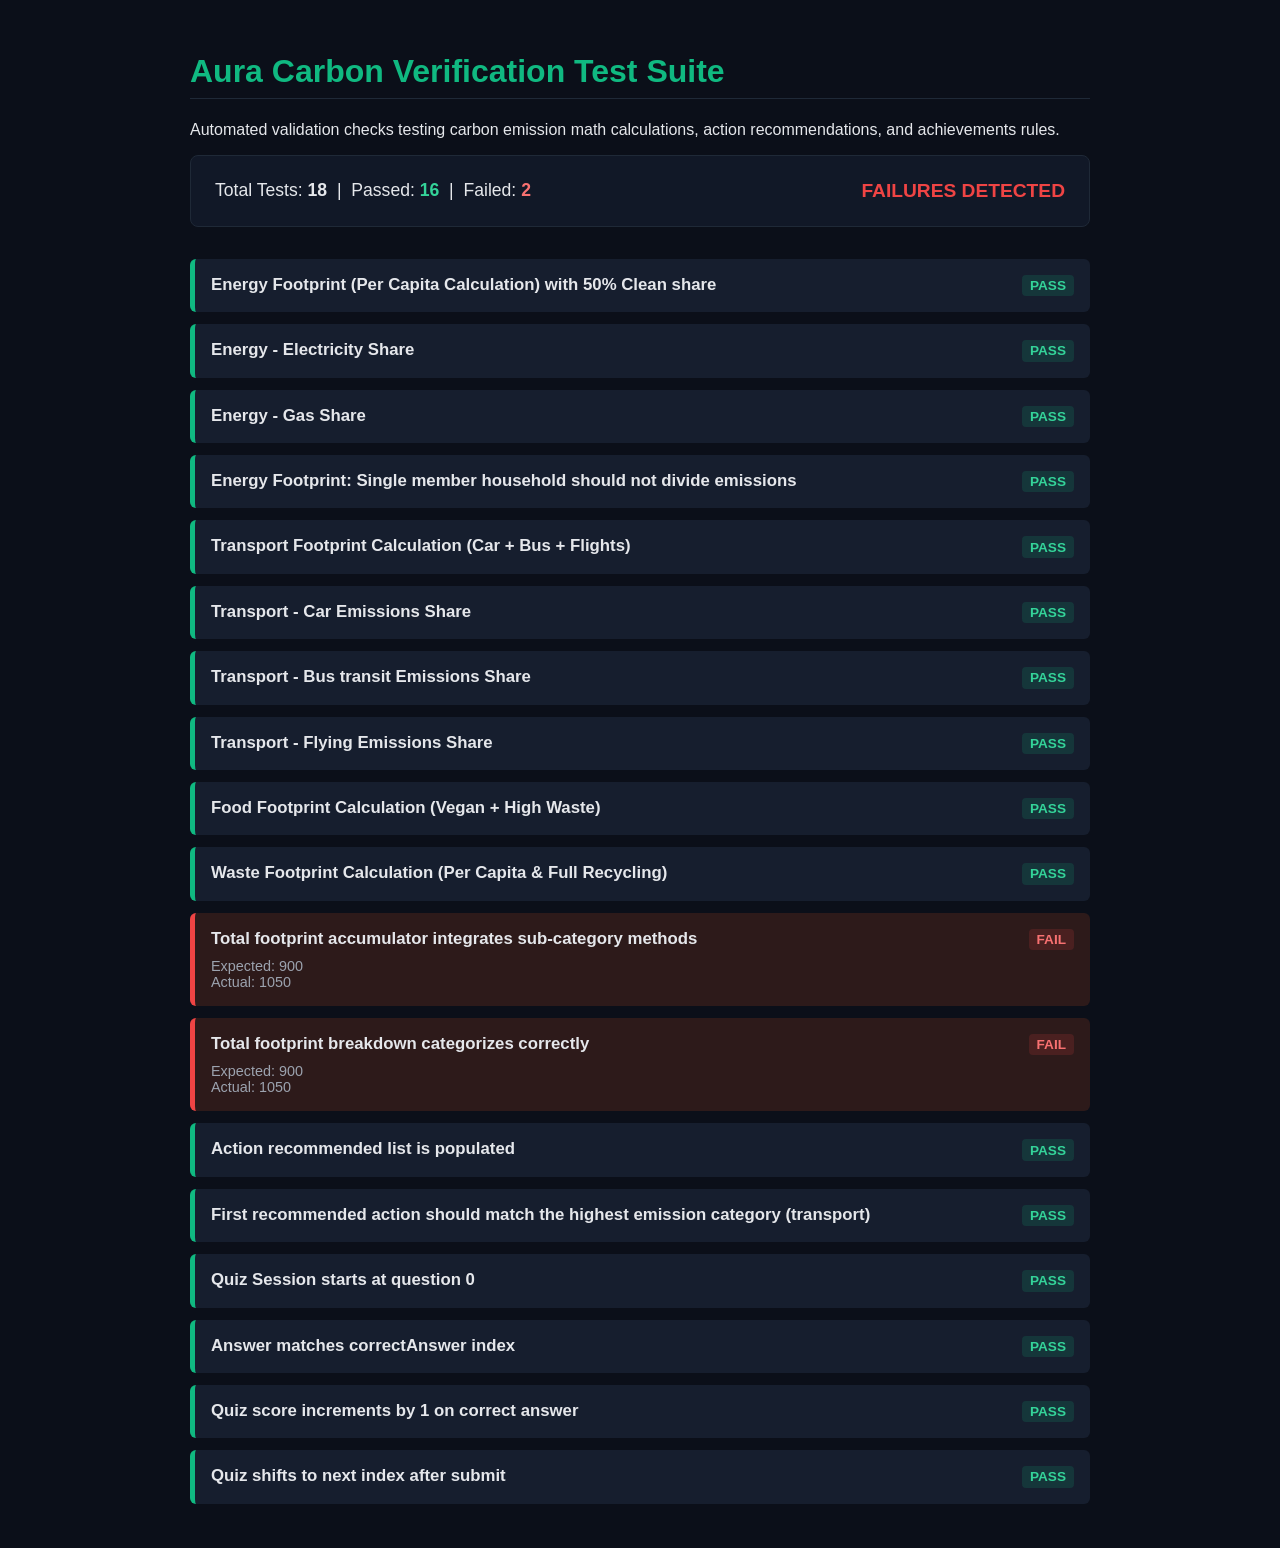
<file: tests.html>
<!DOCTYPE html>
<html lang="en">
<head>
  <meta charset="UTF-8">
  <meta name="viewport" content="width=device-width, initial-scale=1.0">
  <title>Aura Carbon | Automated Verification Suite</title>
  <style>
    body {
      font-family: -apple-system, BlinkMacSystemFont, "Segoe UI", Roboto, Helvetica, Arial, sans-serif;
      background-color: #0b0f19;
      color: #e5e7eb;
      padding: 2rem;
      max-width: 900px;
      margin: 0 auto;
    }
    h1 {
      border-bottom: 1px solid #1f2937;
      padding-bottom: 0.5rem;
      color: #10b981;
    }
    .summary {
      background-color: #111827;
      border: 1px solid #1f2937;
      border-radius: 8px;
      padding: 1.5rem;
      margin-bottom: 2rem;
      display: flex;
      justify-content: space-between;
      align-items: center;
    }
    .summary-stats {
      font-size: 1.1rem;
    }
    .summary-stats span {
      font-weight: bold;
    }
    .pass-count { color: #34d399; }
    .fail-count { color: #f87171; }
    
    .test-case {
      background-color: #161e2e;
      border-radius: 6px;
      padding: 1rem;
      margin-bottom: 0.75rem;
      border-left: 5px solid;
    }
    .test-case.pass {
      border-left-color: #10b981;
    }
    .test-case.fail {
      border-left-color: #ef4444;
      background-color: #2d1a1a;
    }
    .test-title {
      font-weight: 600;
      font-size: 1.05rem;
      display: flex;
      justify-content: space-between;
    }
    .test-status {
      text-transform: uppercase;
      font-size: 0.85rem;
      font-weight: bold;
      padding: 0.2rem 0.5rem;
      border-radius: 4px;
    }
    .pass .test-status {
      background-color: rgba(16, 185, 129, 0.15);
      color: #34d399;
    }
    .fail .test-status {
      background-color: rgba(239, 68, 68, 0.15);
      color: #f87171;
    }
    .test-details {
      margin-top: 0.5rem;
      font-size: 0.9rem;
      color: #9ca3af;
      white-space: pre-wrap;
    }
  </style>
</head>
<body>

  <h1>Aura Carbon Verification Test Suite</h1>
  <p>Automated validation checks testing carbon emission math calculations, action recommendations, and achievements rules.</p>
  
  <div class="summary">
    <div class="summary-stats">
      Total Tests: <span id="total-tests">0</span> &nbsp;|&nbsp;
      Passed: <span class="pass-count" id="passed-tests">0</span> &nbsp;|&nbsp;
      Failed: <span class="fail-count" id="failed-tests">0</span>
    </div>
    <div id="overall-status" style="font-weight:bold; font-size:1.2rem; text-transform:uppercase;">Running...</div>
  </div>

  <div id="test-results-list"></div>

  <!-- Run Tests Script -->
  <script type="module">
    import { 
      calculateEnergyFootprint, 
      calculateTransportationFootprint,
      calculateFoodFootprint,
      calculateWasteFootprint,
      calculateTotalFootprint,
      COEFFICIENTS
    } from './calculator.js';

    import { getRecommendedActions, ACTIONS_DATABASE } from './actions.js';
    import { QuizSession } from './quiz.js';
    import { BADGES } from './app.js';

    const testResultsList = document.getElementById('test-results-list');
    let total = 0;
    let passed = 0;
    let failed = 0;

    function assert(condition, message, details = "") {
      total++;
      const isPass = !!condition;
      if (isPass) passed++;
      else failed++;

      const div = document.createElement('div');
      div.className = `test-case ${isPass ? 'pass' : 'fail'}`;
      div.innerHTML = `
        <div class="test-title">
          <span>${message}</span>
          <span class="test-status">${isPass ? 'Pass' : 'Fail'}</span>
        </div>
        ${details ? `<div class="test-details">${details}</div>` : ''}
      `;
      testResultsList.appendChild(div);
      updateSummary();
    }

    function assertEqual(actual, expected, message) {
      const condition = actual === expected;
      const details = condition ? "" : `Expected: ${expected}\nActual: ${actual}`;
      assert(condition, message, details);
    }

    function updateSummary() {
      document.getElementById('total-tests').textContent = total;
      document.getElementById('passed-tests').textContent = passed;
      document.getElementById('failed-tests').textContent = failed;
      
      const overall = document.getElementById('overall-status');
      if (failed > 0) {
        overall.textContent = "Failures Detected";
        overall.style.color = "#ef4444";
      } else {
        overall.textContent = "All Passed";
        overall.style.color = "#10b981";
      }
    }

    // --- TEST SUITE RUN ---
    try {
      // 1. Energy Calculation Tests
      const energyInputs = {
        electricityKwh: 300,
        cleanEnergyShare: 50, // 50% clean multiplier
        gasKwh: 200,
        heatingOilLiters: 100,
        householdMembers: 2
      };
      
      const energyRes = calculateEnergyFootprint(energyInputs);
      
      // Expected math validation:
      // Electricity yearly = 300 * 12 * 0.389 = 1400.4. Multiplied by 50% clean = 700.2
      // Gas yearly = 200 * 12 * 0.181 = 434.4
      // Oil yearly = 100 * 12 * 2.68 = 3216
      // Household total = 700.2 + 434.4 + 3216 = 4350.6
      // Divide by 2 members = 2175.3 per capita
      assertEqual(energyRes.total, Math.round(4350.6 / 2), "Energy Footprint (Per Capita Calculation) with 50% Clean share");
      assertEqual(energyRes.electricity, Math.round(700.2 / 2), "Energy - Electricity Share");
      assertEqual(energyRes.gas, Math.round(434.4 / 2), "Energy - Gas Share");

      // Test household size division bounds
      const singleMemberEnergy = calculateEnergyFootprint({ ...energyInputs, householdMembers: 1 });
      assertEqual(singleMemberEnergy.total, Math.round(4350.6), "Energy Footprint: Single member household should not divide emissions");
      
      // 2. Transport Calculation Tests
      const transportRes = calculateTransportationFootprint({
        carKmPerWeek: 150,
        carFuelType: 'petrol', // 0.170 kg/km
        busKmPerWeek: 50,      // 0.096 kg/km
        trainKmPerWeek: 0,
        shortHaulFlights: 2,   // 300 kg return each
        longHaulFlights: 1     // 1600 kg return each
      });
      // Expected math:
      // Car: 150 * 52 * 0.170 = 1326
      // Bus: 50 * 52 * 0.096 = 249.6
      // Flights: (2 * 300) + (1 * 1600) = 2200
      // Total = 1326 + 249.6 + 2200 = 3775.6 -> 3776
      assertEqual(transportRes.total, 3776, "Transport Footprint Calculation (Car + Bus + Flights)");
      assertEqual(transportRes.car, 1326, "Transport - Car Emissions Share");
      assertEqual(transportRes.publicTransit, 250, "Transport - Bus transit Emissions Share");
      assertEqual(transportRes.flights, 2200, "Transport - Flying Emissions Share");

      // 3. Food Calculation Tests
      const foodRes = calculateFoodFootprint({
        dietType: 'vegan',       // 600 kg
        foodWasteLevel: 'high'   // 400 kg
      });
      assertEqual(foodRes.total, 1000, "Food Footprint Calculation (Vegan + High Waste)");
      
      // 4. Waste Calculation Tests
      const wasteRes = calculateWasteFootprint({
        wasteBagsPerWeek: 3,     // 3 * 52 * 2.0 = 312 kg
        recyclingLevel: 'full',  // 50% saving
        householdMembers: 3      // 312 / 3 = 104 kg gross. Savings: 104 * 0.5 = 52. Net: 52
      });
      assertEqual(wasteRes.total, 52, "Waste Footprint Calculation (Per Capita & Full Recycling)");

      // 5. Total Cumulative Calculator
      const totalRes = calculateTotalFootprint(
        { electricityKwh: 0, cleanEnergyShare: 0, gasKwh: 0, heatingOilLiters: 0, householdMembers: 1 },
        { carKmPerWeek: 0, carFuelType: 'petrol', busKmPerWeek: 0, trainKmPerWeek: 0, shortHaulFlights: 0, longHaulFlights: 0 },
        { dietType: 'vegetarian', foodWasteLevel: 'low' }, // 900 + 0 = 900
        { wasteBagsPerWeek: 0, recyclingLevel: 'none', householdMembers: 1 }
      );
      assertEqual(totalRes.total, 900, "Total footprint accumulator integrates sub-category methods");
      assertEqual(totalRes.breakdown.food, 900, "Total footprint breakdown categorizes correctly");

      // 6. Action Recommendations Prioritization
      const testBreakdown = {
        energy: 1000,
        transport: 4000, // transport is highest!
        food: 2000,
        waste: 200
      };
      const recommendations = getRecommendedActions(testBreakdown);
      assert(recommendations.length > 0, "Action recommended list is populated");
      assertEqual(recommendations[0].category, "transport", "First recommended action should match the highest emission category (transport)");

      // 7. Quiz Session State Validation
      const session = new QuizSession();
      assertEqual(session.currentQuestionIndex, 0, "Quiz Session starts at question 0");
      const firstQ = session.getCurrentQuestion();
      
      // Submit correct answer to first question
      const isCorrect = session.submitAnswer(firstQ.correctAnswer);
      assert(isCorrect, "Answer matches correctAnswer index");
      assertEqual(session.score, 1, "Quiz score increments by 1 on correct answer");
      assertEqual(session.currentQuestionIndex, 1, "Quiz shifts to next index after submit");

    } catch(err) {
      assert(false, "Verification script encountered runtime error", err.stack);
    }
  </script>

</body>
</html>
</file>
